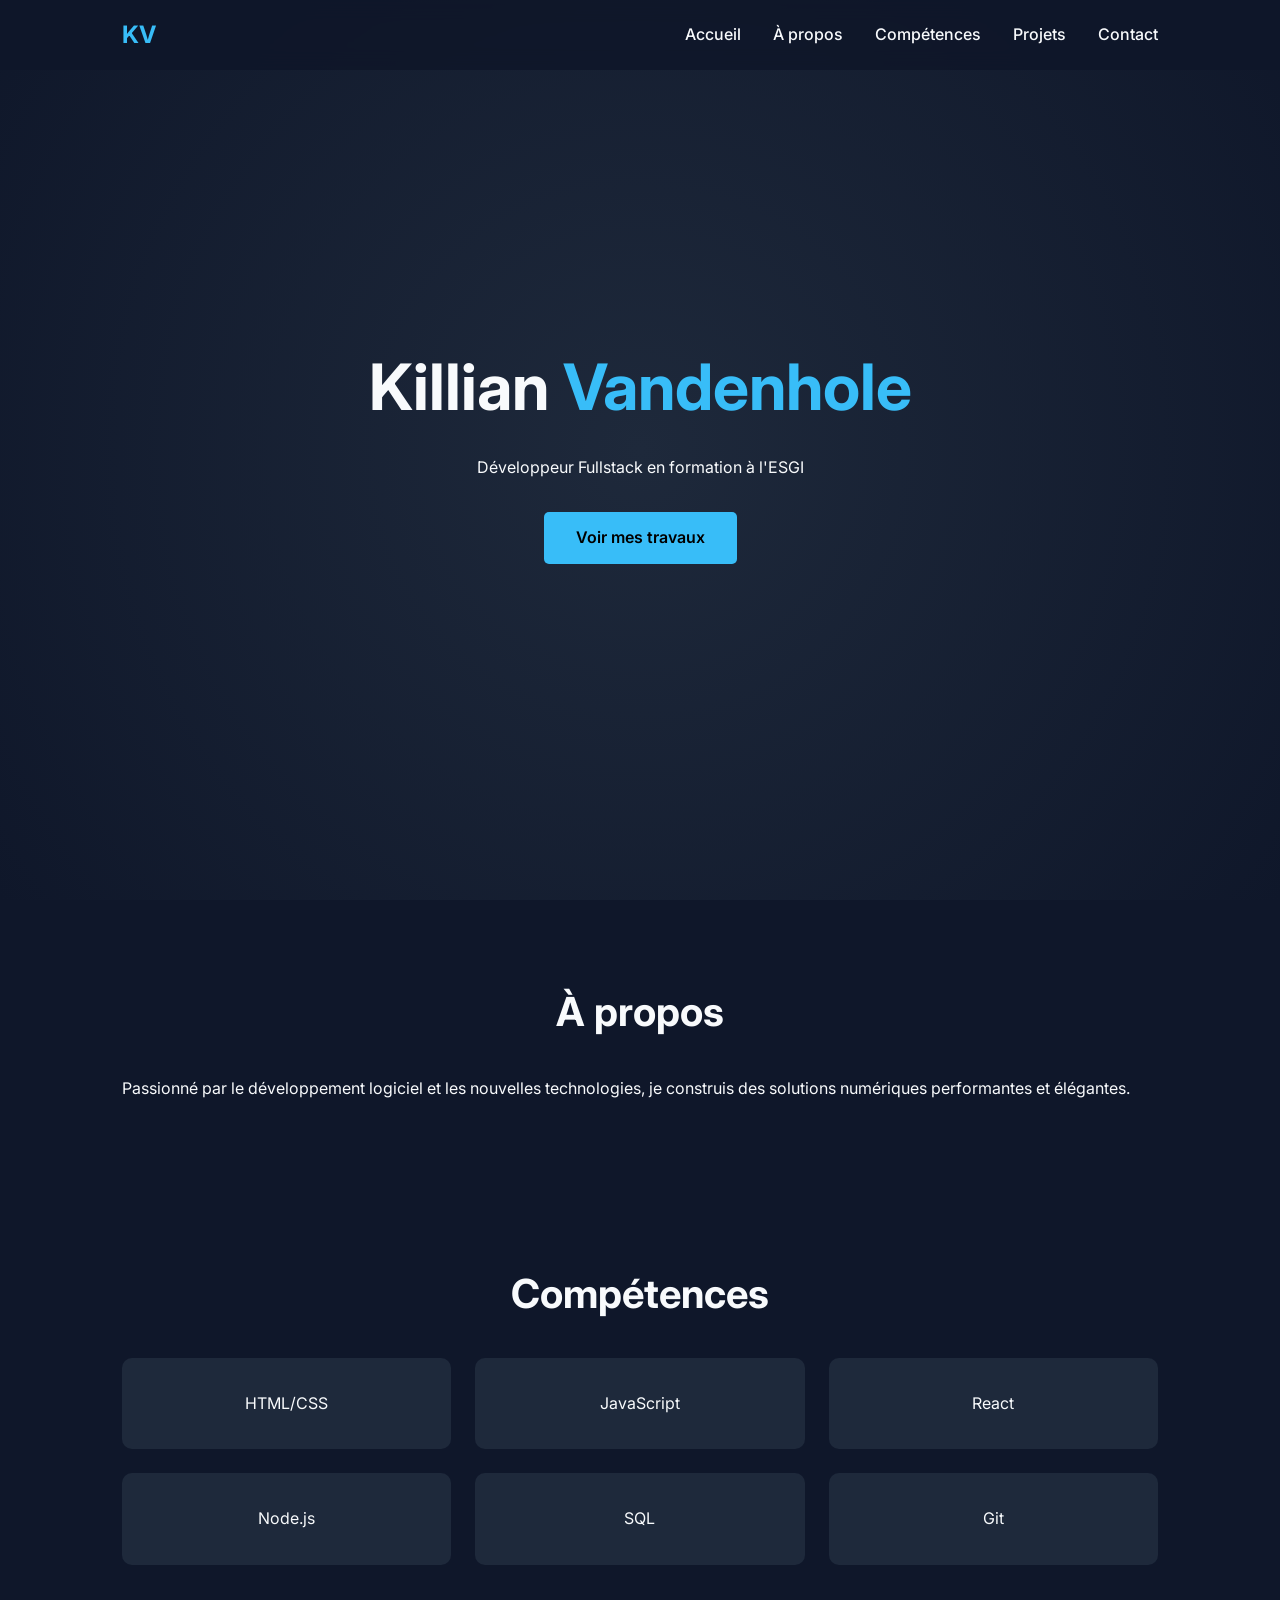
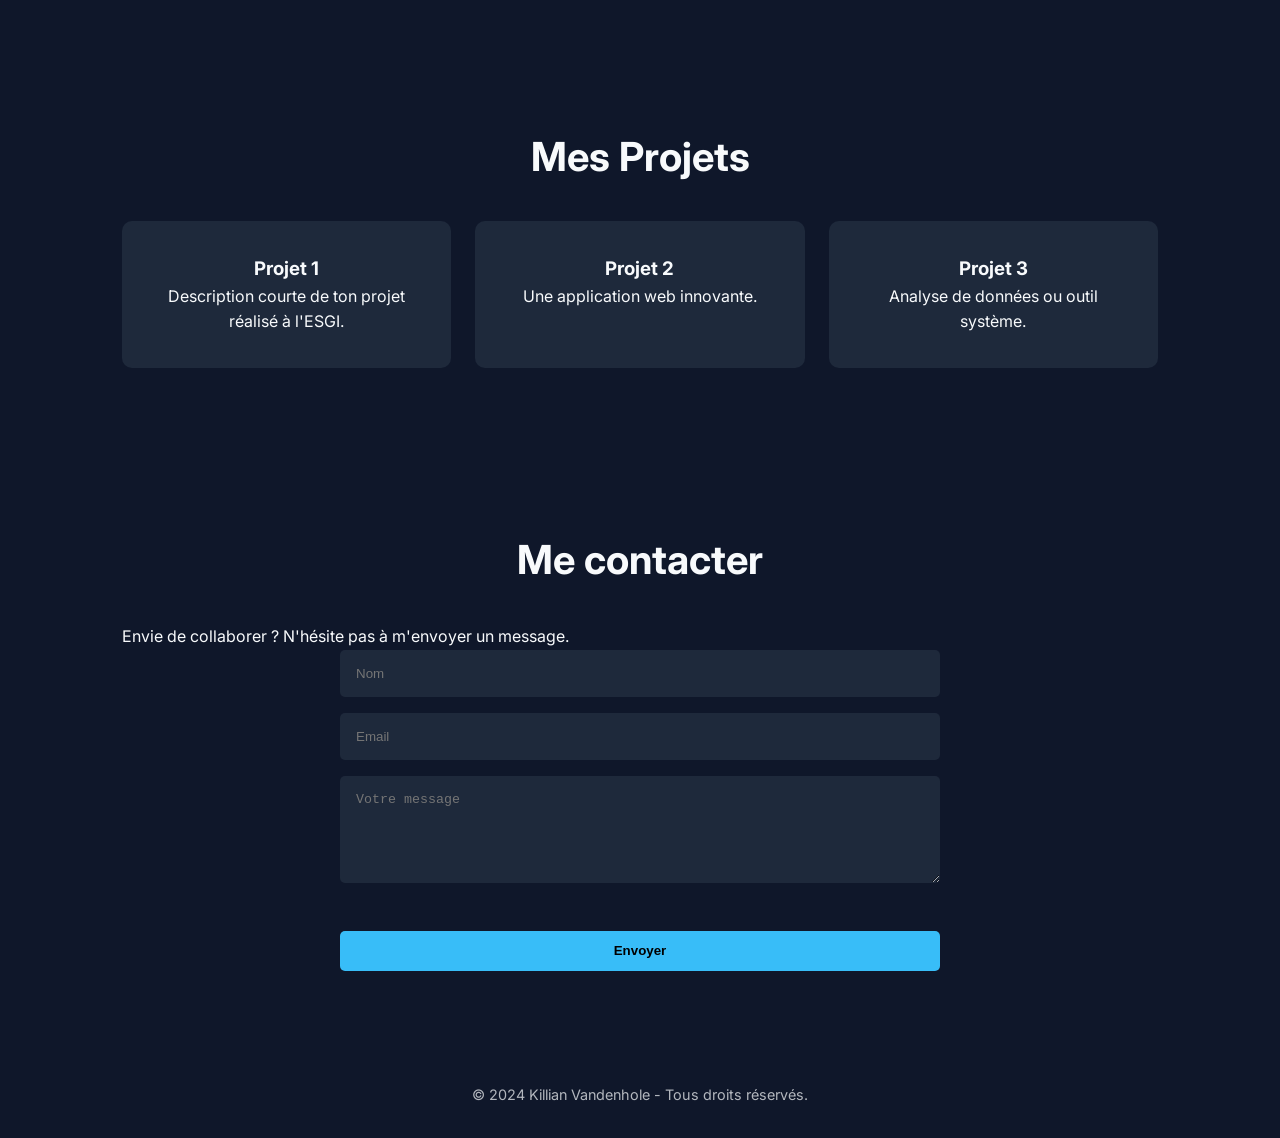
<file: 1er prompt/index.html>
<!DOCTYPE html>
<html lang="fr">
<head>
    <meta charset="UTF-8">
    <meta name="viewport" content="width=device-width, initial-scale=1.0">
    <title>Killian Vandenhole | Portfolio</title>
    <link rel="stylesheet" href="style.css">
    <link href="https://fonts.googleapis.com/css2?family=Inter:wght@300;400;600;700&display=swap" rel="stylesheet">
</head>
<body>
    <header>
        <nav>
            <div class="logo">KV</div>
            <ul>
                <li><a href="#home">Accueil</a></li>
                <li><a href="#about">À propos</a></li>
                <li><a href="#skills">Compétences</a></li>
                <li><a href="#projects">Projets</a></li>
                <li><a href="#contact">Contact</a></li>
            </ul>
        </nav>
    </header>

    <main>
        <section id="home" class="hero">
            <div class="hero-content">
                <h1>Killian <span>Vandenhole</span></h1>
                <p>Développeur Fullstack en formation à l'ESGI</p>
                <a href="#projects" class="btn">Voir mes travaux</a>
            </div>
        </section>

        <section id="about" class="container">
            <h2>À propos</h2>
            <p>Passionné par le développement logiciel et les nouvelles technologies, je construis des solutions numériques performantes et élégantes.</p>
        </section>

        <section id="skills" class="container">
            <h2>Compétences</h2>
            <div class="skills-grid">
                <div class="skill-card">HTML/CSS</div>
                <div class="skill-card">JavaScript</div>
                <div class="skill-card">React</div>
                <div class="skill-card">Node.js</div>
                <div class="skill-card">SQL</div>
                <div class="skill-card">Git</div>
            </div>
        </section>

        <section id="projects" class="container">
            <h2>Mes Projets</h2>
            <div class="projects-grid">
                <div class="project-card">
                    <h3>Projet 1</h3>
                    <p>Description courte de ton projet réalisé à l'ESGI.</p>
                </div>
                <div class="project-card">
                    <h3>Projet 2</h3>
                    <p>Une application web innovante.</p>
                </div>
                <div class="project-card">
                    <h3>Projet 3</h3>
                    <p>Analyse de données ou outil système.</p>
                </div>
            </div>
        </section>

        <section id="contact" class="container">
            <h2>Me contacter</h2>
            <p>Envie de collaborer ? N'hésite pas à m'envoyer un message.</p>
            <form class="contact-form">
                <input type="text" placeholder="Nom" required>
                <input type="email" placeholder="Email" required>
                <textarea placeholder="Votre message" rows="5" required></textarea>
                <button type="submit" class="btn">Envoyer</button>
            </form>
        </section>
    </main>

    <footer>
        <p>&copy; 2024 Killian Vandenhole - Tous droits réservés.</p>
    </footer>
</body>
</html>
</file>
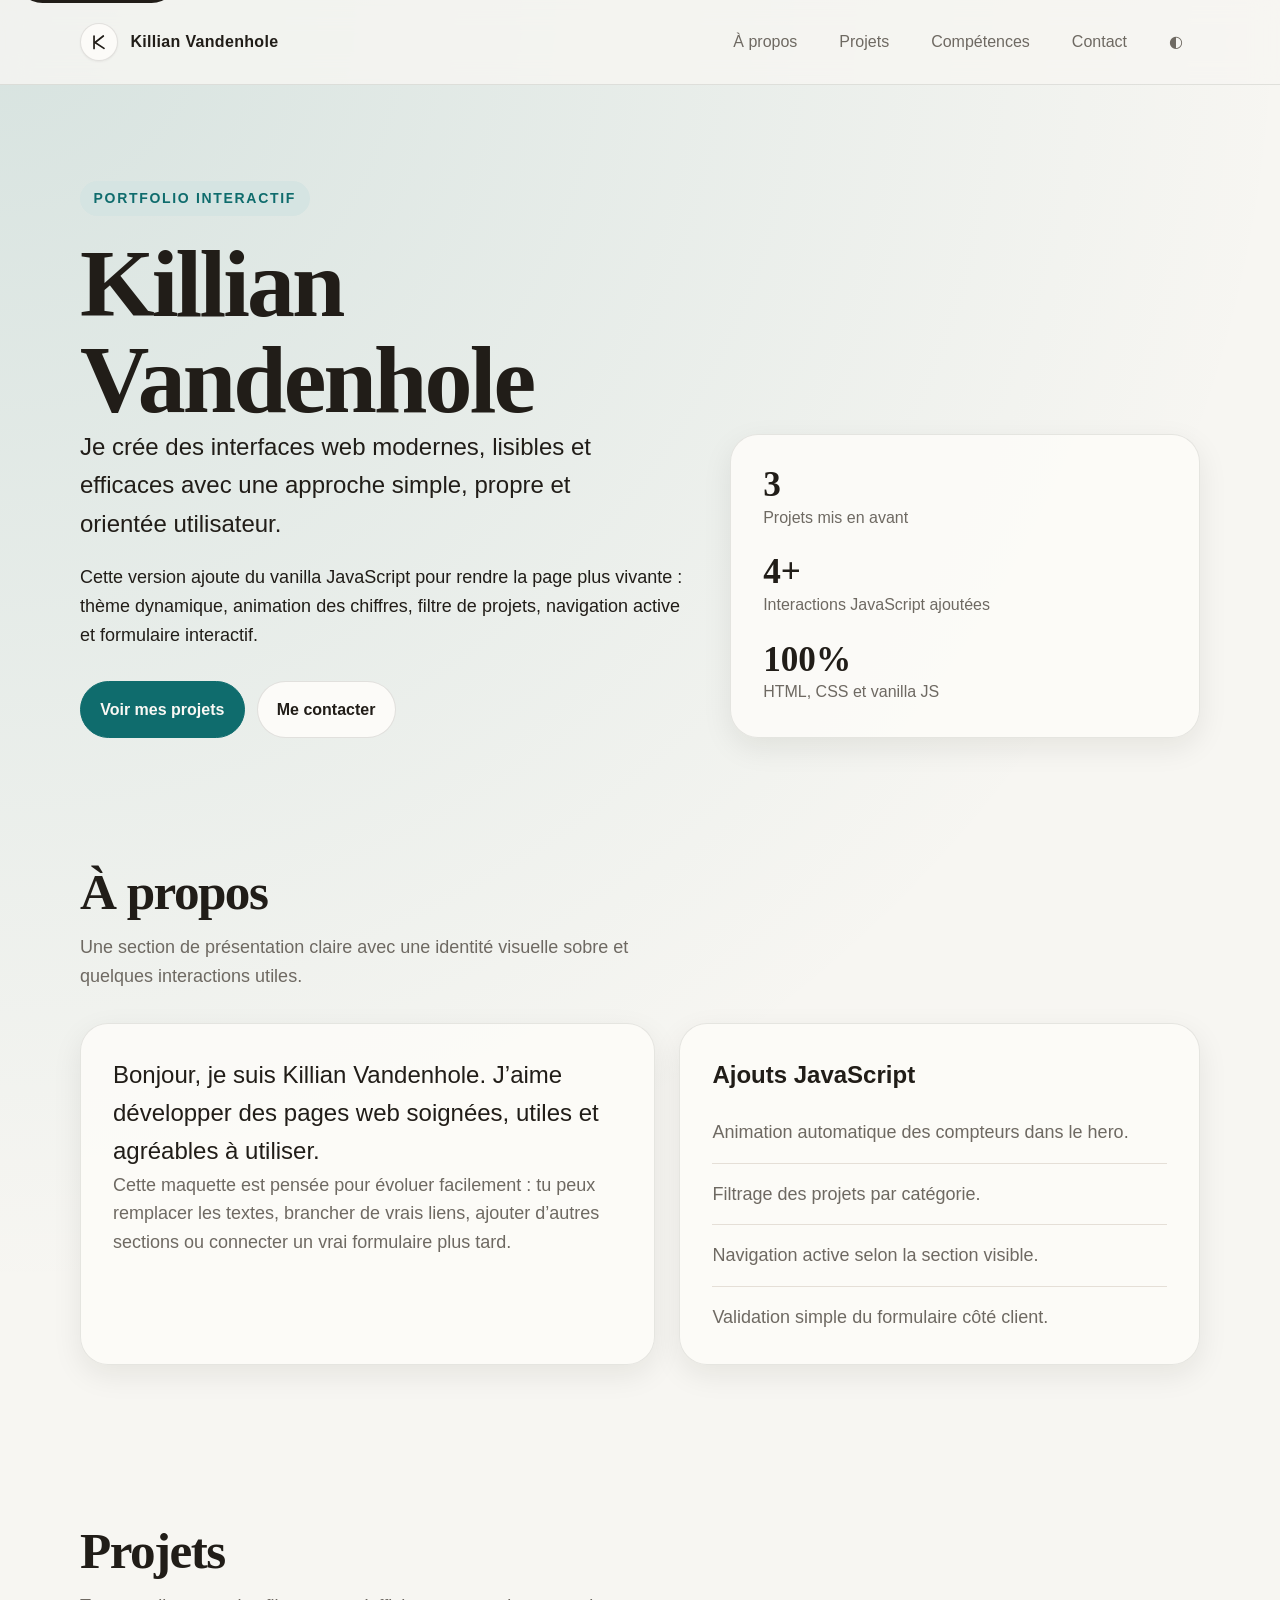
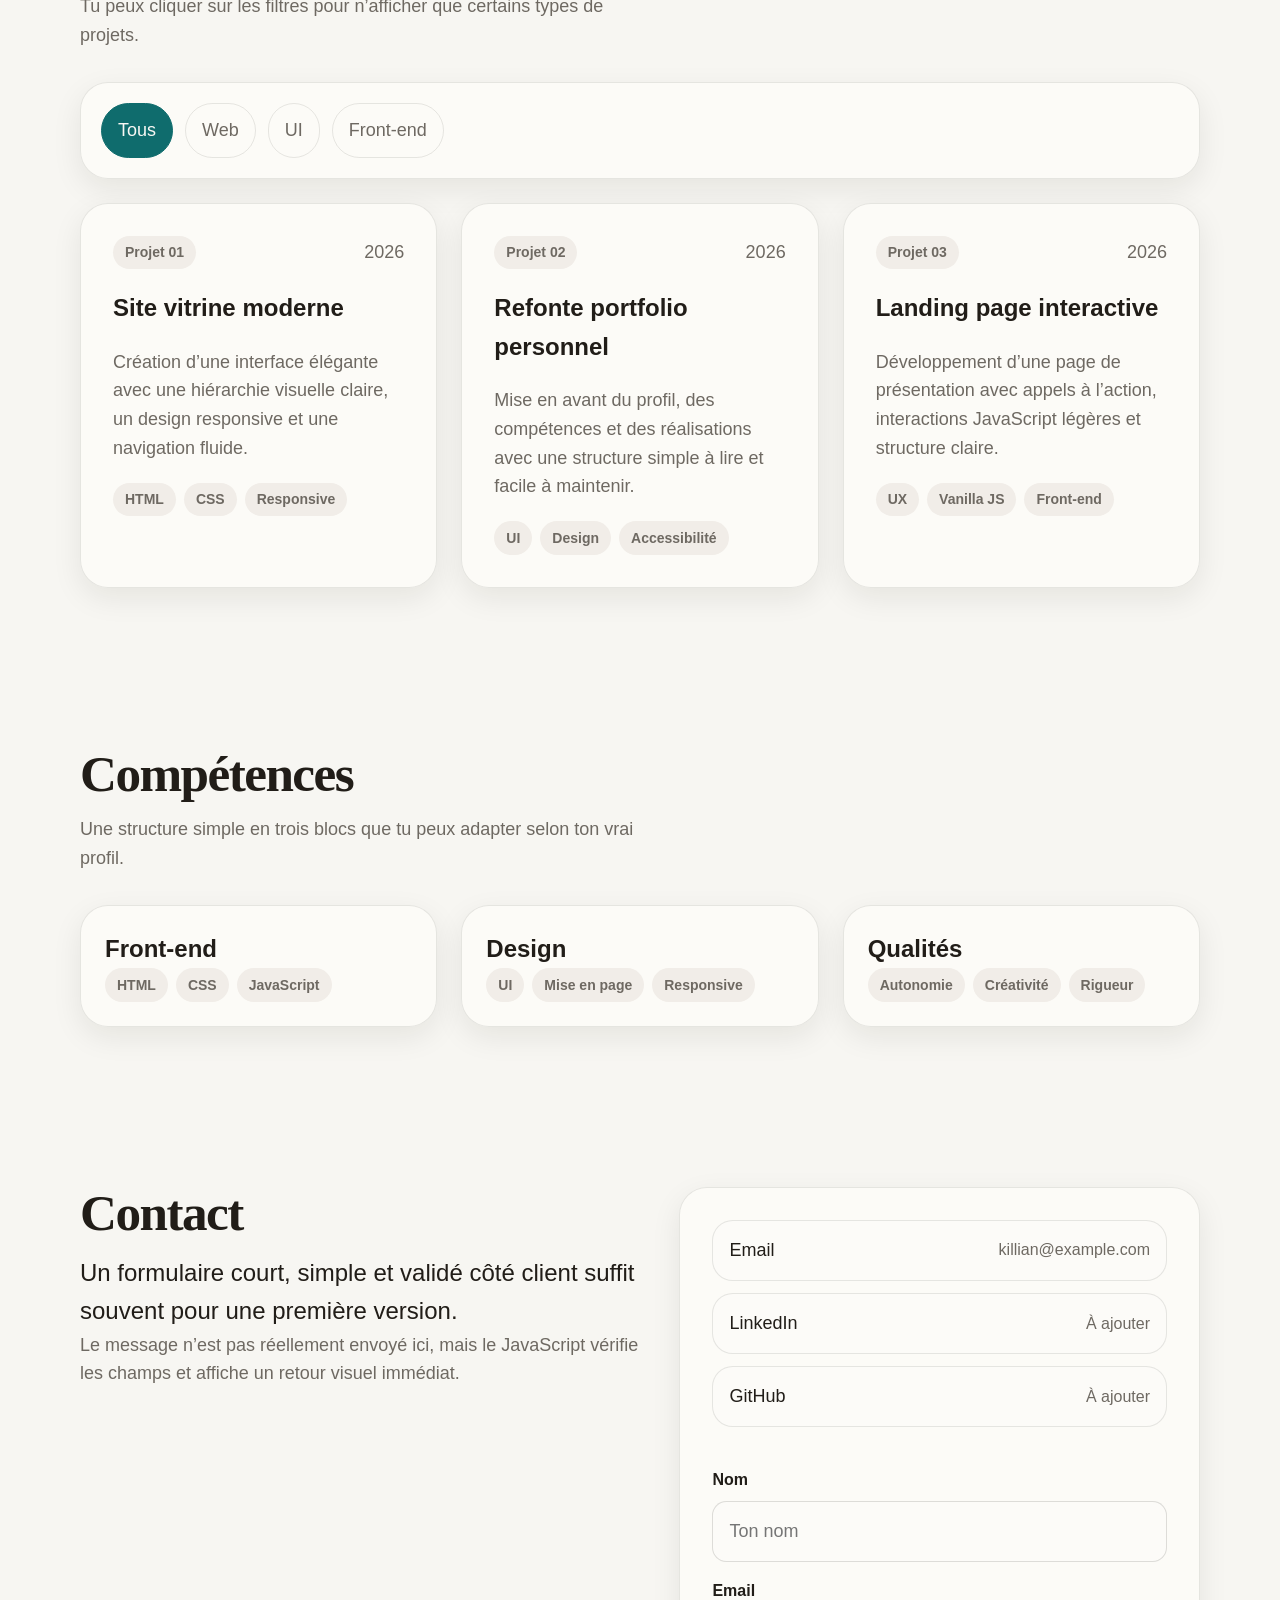
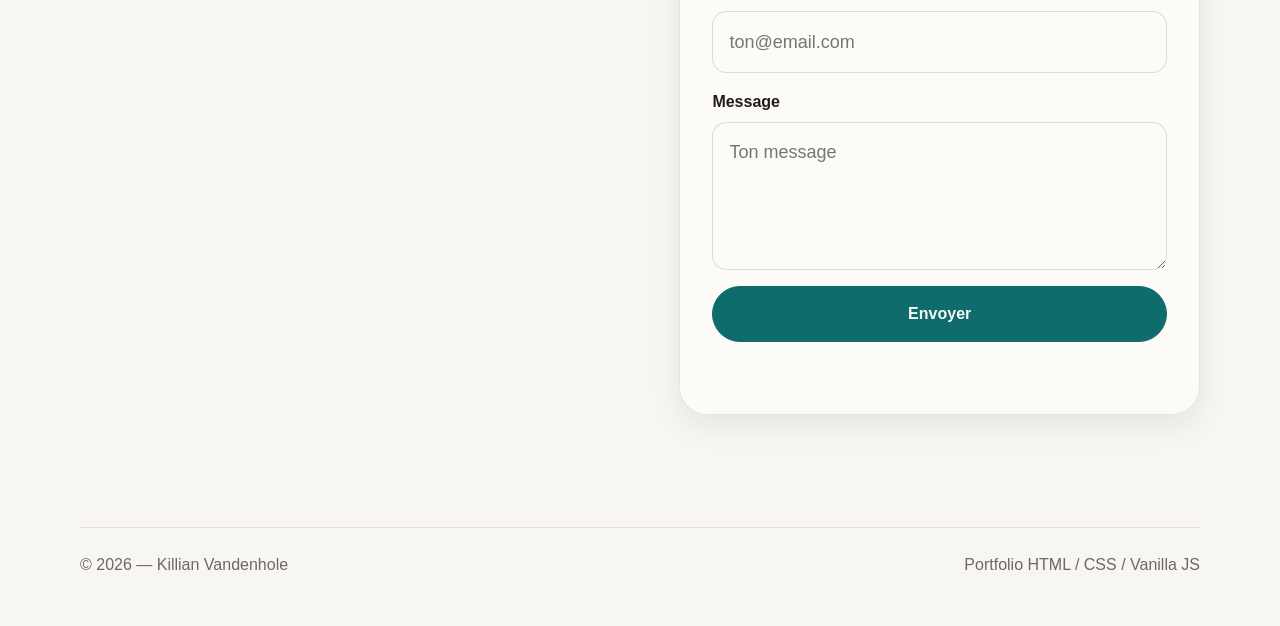
<file: 2eme prompt/index.html>
<!DOCTYPE html>
<html lang="fr">
<head>
  <meta charset="UTF-8" />
  <meta name="viewport" content="width=device-width, initial-scale=1.0" />
  <title>Portfolio interactif — Killian Vandenhole</title>
  <meta name="description" content="Portfolio interactif de Killian Vandenhole en HTML, CSS et vanilla JavaScript." />
  <meta name="color-scheme" content="light dark" />
  <link rel="preconnect" href="https://api.fontshare.com" />
  <link href="https://api.fontshare.com/v2/css?f[]=general-sans@400,500,600,700&f[]=boska@500,700&display=swap" rel="stylesheet" />
  <link rel="stylesheet" href="style.css" />
</head>
<body>
  <a class="skip-link" href="#contenu">Aller au contenu</a>

  <header class="site-header">
    <div class="container header-row">
      <a class="brand" href="#accueil" aria-label="Retour en haut de la page">
        <svg class="brand-mark" viewBox="0 0 64 64" fill="none" xmlns="http://www.w3.org/2000/svg" aria-hidden="true">
          <path d="M17 14V50" stroke="currentColor" stroke-width="5" stroke-linecap="round"/>
          <path d="M20 33L44 14" stroke="currentColor" stroke-width="5" stroke-linecap="round"/>
          <path d="M20 33L46 50" stroke="currentColor" stroke-width="5" stroke-linecap="round"/>
        </svg>
        <span>Killian Vandenhole</span>
      </a>

      <nav class="site-nav" aria-label="Navigation principale">
        <a href="#a-propos">À propos</a>
        <a href="#projets">Projets</a>
        <a href="#competences">Compétences</a>
        <a href="#contact">Contact</a>
        <button class="theme-toggle" type="button" data-theme-toggle aria-label="Changer de thème">
          <span aria-hidden="true">◐</span>
        </button>
      </nav>
    </div>
  </header>

  <main id="contenu">
    <section class="hero reveal" id="accueil">
      <div class="container hero-grid">
        <div class="hero-copy">
          <div class="eyebrow">Portfolio interactif</div>
          <h1>Killian Vandenhole</h1>
          <p class="lead">Je crée des interfaces web modernes, lisibles et efficaces avec une approche simple, propre et orientée utilisateur.</p>
          <p>Cette version ajoute du vanilla JavaScript pour rendre la page plus vivante : thème dynamique, animation des chiffres, filtre de projets, navigation active et formulaire interactif.</p>
          <div class="hero-actions">
            <a class="btn btn-primary" href="#projets">Voir mes projets</a>
            <a class="btn btn-secondary" href="#contact">Me contacter</a>
          </div>
        </div>

        <aside class="hero-card reveal" aria-label="Résumé rapide">
          <div class="metric">
            <strong class="counter" data-target="3" data-suffix="">0</strong>
            <span>Projets mis en avant</span>
          </div>
          <div class="metric">
            <strong class="counter" data-target="4" data-suffix="+">0</strong>
            <span>Interactions JavaScript ajoutées</span>
          </div>
          <div class="metric">
            <strong class="counter" data-target="100" data-suffix="%">0</strong>
            <span>HTML, CSS et vanilla JS</span>
          </div>
        </aside>
      </div>
    </section>

    <section id="a-propos" class="reveal">
      <div class="container">
        <div class="section-head">
          <div>
            <h2>À propos</h2>
            <p>Une section de présentation claire avec une identité visuelle sobre et quelques interactions utiles.</p>
          </div>
        </div>

        <div class="about-grid">
          <article class="about-card">
            <p class="lead">Bonjour, je suis Killian Vandenhole. J’aime développer des pages web soignées, utiles et agréables à utiliser.</p>
            <p class="muted">Cette maquette est pensée pour évoluer facilement : tu peux remplacer les textes, brancher de vrais liens, ajouter d’autres sections ou connecter un vrai formulaire plus tard.</p>
          </article>

          <aside class="panel">
            <h3>Ajouts JavaScript</h3>
            <ul class="list">
              <li>Animation automatique des compteurs dans le hero.</li>
              <li>Filtrage des projets par catégorie.</li>
              <li>Navigation active selon la section visible.</li>
              <li>Validation simple du formulaire côté client.</li>
            </ul>
          </aside>
        </div>
      </div>
    </section>

    <section id="projets" class="reveal">
      <div class="container">
        <div class="section-head">
          <div>
            <h2>Projets</h2>
            <p>Tu peux cliquer sur les filtres pour n’afficher que certains types de projets.</p>
          </div>
        </div>

        <div class="filter-bar" aria-label="Filtres projets">
          <button class="filter-btn is-selected" type="button" data-filter="all">Tous</button>
          <button class="filter-btn" type="button" data-filter="web">Web</button>
          <button class="filter-btn" type="button" data-filter="ui">UI</button>
          <button class="filter-btn" type="button" data-filter="front">Front-end</button>
        </div>

        <div class="projects-grid" id="projectsGrid">
          <article class="project-card" data-category="web front">
            <div class="project-top">
              <span class="tag">Projet 01</span>
              <span class="muted">2026</span>
            </div>
            <h3>Site vitrine moderne</h3>
            <p class="muted">Création d’une interface élégante avec une hiérarchie visuelle claire, un design responsive et une navigation fluide.</p>
            <div class="tag-row">
              <span class="tag">HTML</span>
              <span class="tag">CSS</span>
              <span class="tag">Responsive</span>
            </div>
          </article>

          <article class="project-card" data-category="ui web">
            <div class="project-top">
              <span class="tag">Projet 02</span>
              <span class="muted">2026</span>
            </div>
            <h3>Refonte portfolio personnel</h3>
            <p class="muted">Mise en avant du profil, des compétences et des réalisations avec une structure simple à lire et facile à maintenir.</p>
            <div class="tag-row">
              <span class="tag">UI</span>
              <span class="tag">Design</span>
              <span class="tag">Accessibilité</span>
            </div>
          </article>

          <article class="project-card" data-category="front web">
            <div class="project-top">
              <span class="tag">Projet 03</span>
              <span class="muted">2026</span>
            </div>
            <h3>Landing page interactive</h3>
            <p class="muted">Développement d’une page de présentation avec appels à l’action, interactions JavaScript légères et structure claire.</p>
            <div class="tag-row">
              <span class="tag">UX</span>
              <span class="tag">Vanilla JS</span>
              <span class="tag">Front-end</span>
            </div>
          </article>
        </div>
      </div>
    </section>

    <section id="competences" class="reveal">
      <div class="container">
        <div class="section-head">
          <div>
            <h2>Compétences</h2>
            <p>Une structure simple en trois blocs que tu peux adapter selon ton vrai profil.</p>
          </div>
        </div>

        <div class="skills-grid">
          <article class="skill-box">
            <h3>Front-end</h3>
            <div class="skill-tags">
              <span class="tag">HTML</span>
              <span class="tag">CSS</span>
              <span class="tag">JavaScript</span>
            </div>
          </article>

          <article class="skill-box">
            <h3>Design</h3>
            <div class="skill-tags">
              <span class="tag">UI</span>
              <span class="tag">Mise en page</span>
              <span class="tag">Responsive</span>
            </div>
          </article>

          <article class="skill-box">
            <h3>Qualités</h3>
            <div class="skill-tags">
              <span class="tag">Autonomie</span>
              <span class="tag">Créativité</span>
              <span class="tag">Rigueur</span>
            </div>
          </article>
        </div>
      </div>
    </section>

    <section id="contact" class="reveal">
      <div class="container contact-grid">
        <article>
          <h2>Contact</h2>
          <p class="lead">Un formulaire court, simple et validé côté client suffit souvent pour une première version.</p>
          <p class="muted">Le message n’est pas réellement envoyé ici, mais le JavaScript vérifie les champs et affiche un retour visuel immédiat.</p>
        </article>

        <aside class="contact-box">
          <div class="contact-links">
            <a class="contact-link" href="mailto:killian@example.com">
              <span>Email</span>
              <span>killian@example.com</span>
            </a>
            <div class="contact-link">
              <span>LinkedIn</span>
              <span>À ajouter</span>
            </div>
            <div class="contact-link">
              <span>GitHub</span>
              <span>À ajouter</span>
            </div>
          </div>

          <form class="contact-form" id="contactForm" novalidate>
            <div class="field">
              <label for="name">Nom</label>
              <input id="name" name="name" type="text" placeholder="Ton nom" required />
            </div>
            <div class="field">
              <label for="email">Email</label>
              <input id="email" name="email" type="email" placeholder="ton@email.com" required />
            </div>
            <div class="field">
              <label for="message">Message</label>
              <textarea id="message" name="message" rows="4" placeholder="Ton message" required></textarea>
            </div>
            <button class="btn btn-primary" type="submit">Envoyer</button>
            <p class="form-feedback" id="formFeedback" aria-live="polite"></p>
          </form>
        </aside>
      </div>
    </section>
  </main>

  <footer>
    <div class="container footer-row">
      <span>© 2026 — Killian Vandenhole</span>
      <span>Portfolio HTML / CSS / Vanilla JS</span>
    </div>
  </footer>

  <script src="script.js"></script>
</body>
</html>
</file>
<file: 1er prompt/style.css>
:root {
    --bg-color: #0f172a;
    --text-color: #f8fafc;
    --accent-color: #38bdf8;
    --card-bg: #1e293b;
    --nav-bg: rgba(15, 23, 42, 0.9);
}

* {
    margin: 0;
    padding: 0;
    box-sizing: border-box;
}

html {
    scroll-behavior: smooth;
}

body {
    font-family: 'Inter', sans-serif;
    background-color: var(--bg-color);
    color: var(--text-color);
    line-height: 1.6;
}

/* Navigation */
header {
    position: fixed;
    top: 0;
    width: 100%;
    background: var(--nav-bg);
    backdrop-filter: blur(10px);
    z-index: 1000;
    padding: 1rem 0;
}

nav {
    max-width: 1100px;
    margin: 0 auto;
    display: flex;
    justify-content: space-between;
    align-items: center;
    padding: 0 2rem;
}

.logo {
    font-size: 1.5rem;
    font-weight: 700;
    color: var(--accent-color);
}

nav ul {
    display: flex;
    list-style: none;
}

nav ul li {
    margin-left: 2rem;
}

nav ul li a {
    text-decoration: none;
    color: var(--text-color);
    font-weight: 500;
    transition: color 0.3s;
}

nav ul li a:hover {
    color: var(--accent-color);
}

/* Sections */
.container {
    max-width: 1100px;
    margin: 0 auto;
    padding: 5rem 2rem;
}

h2 {
    font-size: 2.5rem;
    margin-bottom: 2rem;
    text-align: center;
}

/* Hero */
.hero {
    height: 100vh;
    display: flex;
    align-items: center;
    justify-content: center;
    text-align: center;
    background: radial-gradient(circle at center, #1e293b 0%, #0f172a 100%);
}

.hero h1 {
    font-size: 4rem;
    margin-bottom: 1rem;
}

.hero h1 span {
    color: var(--accent-color);
}

.btn {
    display: inline-block;
    padding: 0.8rem 2rem;
    background-color: var(--accent-color);
    color: #000;
    text-decoration: none;
    border-radius: 5px;
    font-weight: 600;
    margin-top: 2rem;
    transition: transform 0.3s;
    border: none;
    cursor: pointer;
}

.btn:hover {
    transform: translateY(-3px);
}

/* Grids */
.skills-grid, .projects-grid {
    display: grid;
    grid-template-columns: repeat(auto-fit, minmax(250px, 1fr));
    gap: 1.5rem;
}

.skill-card, .project-card {
    background: var(--card-bg);
    padding: 2rem;
    border-radius: 10px;
    text-align: center;
    transition: border 0.3s;
    border: 1px solid transparent;
}

.project-card:hover {
    border-color: var(--accent-color);
}

/* Form */
.contact-form {
    display: flex;
    flex-direction: column;
    max-width: 600px;
    margin: 0 auto;
}

.contact-form input, .contact-form textarea {
    margin-bottom: 1rem;
    padding: 1rem;
    border-radius: 5px;
    border: none;
    background: var(--card-bg);
    color: white;
}

footer {
    text-align: center;
    padding: 2rem;
    font-size: 0.9rem;
    opacity: 0.7;
}
</file>
<file: 2eme prompt/style.css>
:root, [data-theme="light"] {
  --text-xs: clamp(0.75rem, 0.7rem + 0.25vw, 0.875rem);
  --text-sm: clamp(0.875rem, 0.8rem + 0.35vw, 1rem);
  --text-base: clamp(1rem, 0.95rem + 0.25vw, 1.125rem);
  --text-lg: clamp(1.125rem, 1rem + 0.75vw, 1.5rem);
  --text-xl: clamp(1.5rem, 1.2rem + 1.25vw, 2.25rem);
  --text-2xl: clamp(2rem, 1.2rem + 2.5vw, 3.5rem);
  --text-hero: clamp(3rem, 0.5rem + 7vw, 6rem);

  --space-1: 0.25rem;
  --space-2: 0.5rem;
  --space-3: 0.75rem;
  --space-4: 1rem;
  --space-5: 1.25rem;
  --space-6: 1.5rem;
  --space-8: 2rem;
  --space-10: 2.5rem;
  --space-12: 3rem;
  --space-16: 4rem;
  --space-20: 5rem;
  --space-24: 6rem;

  --color-bg: #f7f6f2;
  --color-surface: #fcfbf8;
  --color-surface-2: #f1ede8;
  --color-border: #d8d2ca;
  --color-divider: #e5dfd7;
  --color-text: #211d18;
  --color-text-muted: #6e6962;
  --color-text-faint: #a09a91;
  --color-text-inverse: #f9f8f4;
  --color-primary: #0f6c6d;
  --color-primary-hover: #0b5657;
  --color-primary-highlight: #d5e4e2;
  --shadow-sm: 0 1px 2px rgba(30, 24, 18, 0.06);
  --shadow-md: 0 10px 30px rgba(30, 24, 18, 0.08);
  --shadow-lg: 0 18px 60px rgba(30, 24, 18, 0.12);
  --radius-sm: 0.5rem;
  --radius-md: 0.9rem;
  --radius-lg: 1.3rem;
  --radius-xl: 1.75rem;
  --radius-full: 999px;
  --font-body: 'General Sans', Inter, sans-serif;
  --font-display: 'Boska', Georgia, serif;
  --content: 1120px;
  --transition: 180ms cubic-bezier(0.16, 1, 0.3, 1);
}

[data-theme="dark"] {
  --color-bg: #141311;
  --color-surface: #1b1917;
  --color-surface-2: #24211e;
  --color-border: #37332f;
  --color-divider: #2a2724;
  --color-text: #ece7df;
  --color-text-muted: #b0a99f;
  --color-text-faint: #7b746c;
  --color-text-inverse: #161412;
  --color-primary: #64a8ab;
  --color-primary-hover: #7fbabd;
  --color-primary-highlight: #233234;
  --shadow-sm: 0 1px 2px rgba(0,0,0,0.18);
  --shadow-md: 0 10px 30px rgba(0,0,0,0.28);
  --shadow-lg: 0 18px 60px rgba(0,0,0,0.36);
}

@media (prefers-color-scheme: dark) {
  :root:not([data-theme="light"]) {
    --color-bg: #141311;
    --color-surface: #1b1917;
    --color-surface-2: #24211e;
    --color-border: #37332f;
    --color-divider: #2a2724;
    --color-text: #ece7df;
    --color-text-muted: #b0a99f;
    --color-text-faint: #7b746c;
    --color-text-inverse: #161412;
    --color-primary: #64a8ab;
    --color-primary-hover: #7fbabd;
    --color-primary-highlight: #233234;
  }
}

*, *::before, *::after { box-sizing: border-box; }
html { scroll-behavior: smooth; }

body {
  margin: 0;
  min-height: 100vh;
  background:
    radial-gradient(circle at top left, color-mix(in srgb, var(--color-primary) 14%, transparent), transparent 32%),
    var(--color-bg);
  color: var(--color-text);
  font-family: var(--font-body);
  font-size: var(--text-base);
  line-height: 1.6;
}

a { color: inherit; text-decoration: none; }
button, input, textarea { font: inherit; }

.container {
  width: min(calc(100% - 2rem), var(--content));
  margin-inline: auto;
}

.skip-link {
  position: absolute;
  left: var(--space-4);
  top: -50px;
  padding: var(--space-3) var(--space-4);
  border-radius: var(--radius-full);
  background: var(--color-text);
  color: var(--color-text-inverse);
  z-index: 100;
}

.skip-link:focus { top: var(--space-4); }

.site-header {
  position: sticky;
  top: 0;
  z-index: 50;
  backdrop-filter: blur(14px);
  background: color-mix(in srgb, var(--color-bg) 82%, transparent);
  border-bottom: 1px solid color-mix(in srgb, var(--color-text) 10%, transparent);
}

.header-row {
  display: flex;
  align-items: center;
  justify-content: space-between;
  gap: var(--space-4);
  padding: var(--space-4) 0;
}

.brand {
  display: inline-flex;
  align-items: center;
  gap: var(--space-3);
  font-size: var(--text-sm);
  font-weight: 600;
  letter-spacing: 0.02em;
}

.brand-mark {
  width: 2.4rem;
  height: 2.4rem;
  padding: 0.45rem;
  border: 1px solid color-mix(in srgb, var(--color-text) 12%, transparent);
  border-radius: 50%;
  background: var(--color-surface);
  box-shadow: var(--shadow-sm);
}

.site-nav {
  display: flex;
  flex-wrap: wrap;
  align-items: center;
  gap: var(--space-2);
  justify-content: flex-end;
}

.site-nav a,
.theme-toggle {
  min-height: 44px;
  display: inline-flex;
  align-items: center;
  justify-content: center;
  padding: 0.75rem 1rem;
  border-radius: var(--radius-full);
  color: var(--color-text-muted);
  font-size: var(--text-sm);
  border: 1px solid transparent;
  transition: background var(--transition), border-color var(--transition), color var(--transition), transform var(--transition);
  background: transparent;
  cursor: pointer;
}

.site-nav a:hover,
.site-nav a:focus-visible,
.theme-toggle:hover,
.theme-toggle:focus-visible,
.site-nav a.is-active {
  color: var(--color-text);
  background: var(--color-surface);
  border-color: color-mix(in srgb, var(--color-text) 10%, transparent);
  outline: none;
}

main section { scroll-margin-top: 6rem; }

.hero { padding: clamp(var(--space-12), 12vw, var(--space-24)) 0 var(--space-12); }

.hero-grid {
  display: grid;
  grid-template-columns: 1.25fr 0.95fr;
  gap: var(--space-8);
  align-items: end;
}

.eyebrow {
  display: inline-flex;
  align-items: center;
  gap: var(--space-2);
  padding: 0.4rem 0.85rem;
  border-radius: var(--radius-full);
  background: var(--color-primary-highlight);
  color: var(--color-primary);
  font-size: var(--text-xs);
  font-weight: 700;
  text-transform: uppercase;
  letter-spacing: 0.12em;
  margin-bottom: var(--space-5);
}

h1, h2 {
  margin: 0;
  font-family: var(--font-display);
  line-height: 1;
  letter-spacing: -0.03em;
}

h1 { font-size: var(--text-hero); max-width: 10ch; }
h2 { font-size: var(--text-2xl); margin-bottom: var(--space-4); }
h3 { margin: 0; font-size: var(--text-lg); }
p { margin: 0; }

.lead {
  font-size: var(--text-lg);
  color: var(--color-text);
  max-width: 42ch;
}

.muted { color: var(--color-text-muted); }

.hero-copy p + p { margin-top: var(--space-5); }

.hero-actions {
  display: flex;
  flex-wrap: wrap;
  gap: var(--space-3);
  margin-top: var(--space-8);
}

.btn {
  min-height: 48px;
  padding: 0.9rem 1.2rem;
  border-radius: var(--radius-full);
  border: 1px solid color-mix(in srgb, var(--color-text) 12%, transparent);
  display: inline-flex;
  align-items: center;
  justify-content: center;
  gap: var(--space-2);
  font-size: var(--text-sm);
  font-weight: 600;
  transition: background var(--transition), border-color var(--transition), color var(--transition), transform var(--transition), box-shadow var(--transition);
  cursor: pointer;
}

.btn:hover { transform: translateY(-1px); }

.btn-primary {
  background: var(--color-primary);
  color: var(--color-text-inverse);
  border-color: var(--color-primary);
}

.btn-primary:hover { background: var(--color-primary-hover); }

.btn-secondary {
  background: var(--color-surface);
  color: var(--color-text);
}

.hero-card,
.panel,
.project-card,
.about-card,
.skill-box,
.contact-box,
.filter-bar {
  background: color-mix(in srgb, var(--color-surface) 92%, transparent);
  border: 1px solid color-mix(in srgb, var(--color-text) 10%, transparent);
  border-radius: var(--radius-xl);
  box-shadow: var(--shadow-md);
}

.hero-card,
.about-card,
.panel,
.project-card,
.contact-box,
.filter-bar {
  padding: var(--space-8);
}

.hero-card { display: grid; gap: var(--space-6); }

.metric { display: grid; gap: 0.15rem; }

.metric strong {
  font-size: var(--text-xl);
  font-family: var(--font-display);
  line-height: 1;
}

.metric span {
  color: var(--color-text-muted);
  font-size: var(--text-sm);
}

.metric .counter::after { content: attr(data-suffix); }

section { padding: clamp(var(--space-10), 8vw, var(--space-20)) 0; }

.section-head {
  display: flex;
  align-items: end;
  justify-content: space-between;
  gap: var(--space-4);
  margin-bottom: var(--space-8);
}

.section-head p {
  color: var(--color-text-muted);
  max-width: 58ch;
}

.about-grid,
.skills-grid,
.contact-grid {
  display: grid;
  gap: var(--space-6);
}

.about-grid,
.contact-grid {
  grid-template-columns: 1.05fr 0.95fr;
}

.list {
  list-style: none;
  margin: var(--space-6) 0 0;
  padding: 0;
  display: grid;
  gap: var(--space-4);
}

.list li {
  padding-bottom: var(--space-4);
  border-bottom: 1px solid var(--color-divider);
  color: var(--color-text-muted);
}

.list li:last-child {
  border-bottom: 0;
  padding-bottom: 0;
}

.filter-bar {
  display: flex;
  flex-wrap: wrap;
  gap: var(--space-3);
  margin-bottom: var(--space-6);
  padding: var(--space-5);
}

.filter-btn {
  min-height: 42px;
  padding: 0.75rem 1rem;
  border-radius: var(--radius-full);
  border: 1px solid color-mix(in srgb, var(--color-text) 10%, transparent);
  background: transparent;
  color: var(--color-text-muted);
  cursor: pointer;
  transition: background var(--transition), color var(--transition), transform var(--transition), border-color var(--transition);
}

.filter-btn:hover,
.filter-btn:focus-visible,
.filter-btn.is-selected {
  background: var(--color-primary);
  border-color: var(--color-primary);
  color: var(--color-text-inverse);
  outline: none;
}

.projects-grid {
  display: grid;
  grid-template-columns: repeat(3, minmax(0, 1fr));
  gap: var(--space-6);
}

.project-card {
  display: flex;
  flex-direction: column;
  gap: var(--space-5);
  transition: opacity 260ms ease, transform 260ms ease;
}

.project-card.is-hidden {
  opacity: 0;
  pointer-events: none;
  position: absolute;
  visibility: hidden;
}

.project-top,
.contact-link {
  display: flex;
  align-items: center;
  justify-content: space-between;
  gap: var(--space-3);
}

.tag-row,
.skill-tags {
  display: flex;
  flex-wrap: wrap;
  gap: var(--space-2);
}

.tag {
  display: inline-flex;
  align-items: center;
  min-height: 32px;
  padding: 0.35rem 0.75rem;
  border-radius: var(--radius-full);
  background: var(--color-surface-2);
  color: var(--color-text-muted);
  font-size: var(--text-xs);
  font-weight: 600;
}

.skills-grid { grid-template-columns: repeat(3, minmax(0, 1fr)); }

.skill-box { padding: var(--space-6); }

.contact-box { display: grid; gap: var(--space-5); }

.contact-links { display: grid; gap: var(--space-3); }

.contact-link {
  min-height: 52px;
  padding: 0.95rem 1rem;
  border-radius: var(--radius-lg);
  background: var(--color-surface);
  border: 1px solid color-mix(in srgb, var(--color-text) 10%, transparent);
}

.contact-link span:last-child {
  color: var(--color-text-muted);
  font-size: var(--text-sm);
}

.contact-form {
  display: grid;
  gap: var(--space-4);
  margin-top: var(--space-5);
}

.field {
  display: grid;
  gap: var(--space-2);
}

.field label {
  font-size: var(--text-sm);
  font-weight: 600;
}

.field input,
.field textarea {
  width: 100%;
  border: 1px solid color-mix(in srgb, var(--color-text) 14%, transparent);
  border-radius: var(--radius-md);
  background: var(--color-surface);
  color: var(--color-text);
  padding: 0.95rem 1rem;
  outline: none;
  transition: border-color var(--transition), box-shadow var(--transition);
}

.field input:focus,
.field textarea:focus {
  border-color: var(--color-primary);
  box-shadow: 0 0 0 4px color-mix(in srgb, var(--color-primary) 18%, transparent);
}

.form-feedback {
  min-height: 1.5rem;
  font-size: var(--text-sm);
  color: var(--color-primary);
}

.reveal {
  opacity: 0;
  transition: opacity 500ms ease;
}

.reveal.is-visible { opacity: 1; }

footer {
  padding: var(--space-8) 0 var(--space-12);
  color: var(--color-text-muted);
  font-size: var(--text-sm);
}

.footer-row {
  display: flex;
  justify-content: space-between;
  gap: var(--space-4);
  border-top: 1px solid var(--color-divider);
  padding-top: var(--space-6);
}

:focus-visible {
  outline: 2px solid var(--color-primary);
  outline-offset: 3px;
}

@media (max-width: 980px) {
  .hero-grid,
  .about-grid,
  .contact-grid,
  .projects-grid,
  .skills-grid {
    grid-template-columns: 1fr;
  }
}

@media (max-width: 720px) {
  .header-row,
  .section-head,
  .footer-row {
    flex-direction: column;
    align-items: flex-start;
  }

  .site-nav { justify-content: flex-start; }

  .hero-card,
  .about-card,
  .panel,
  .project-card,
  .contact-box,
  .filter-bar {
    padding: var(--space-6);
  }

  .hero-actions { width: 100%; }

  .hero-actions .btn { flex: 1 1 100%; }
}

@media (prefers-reduced-motion: reduce) {
  *, *::before, *::after {
    animation-duration: 0.01ms !important;
    animation-iteration-count: 1 !important;
    transition-duration: 0.01ms !important;
    scroll-behavior: auto !important;
  }

  .reveal { opacity: 1; }
}
</file>
